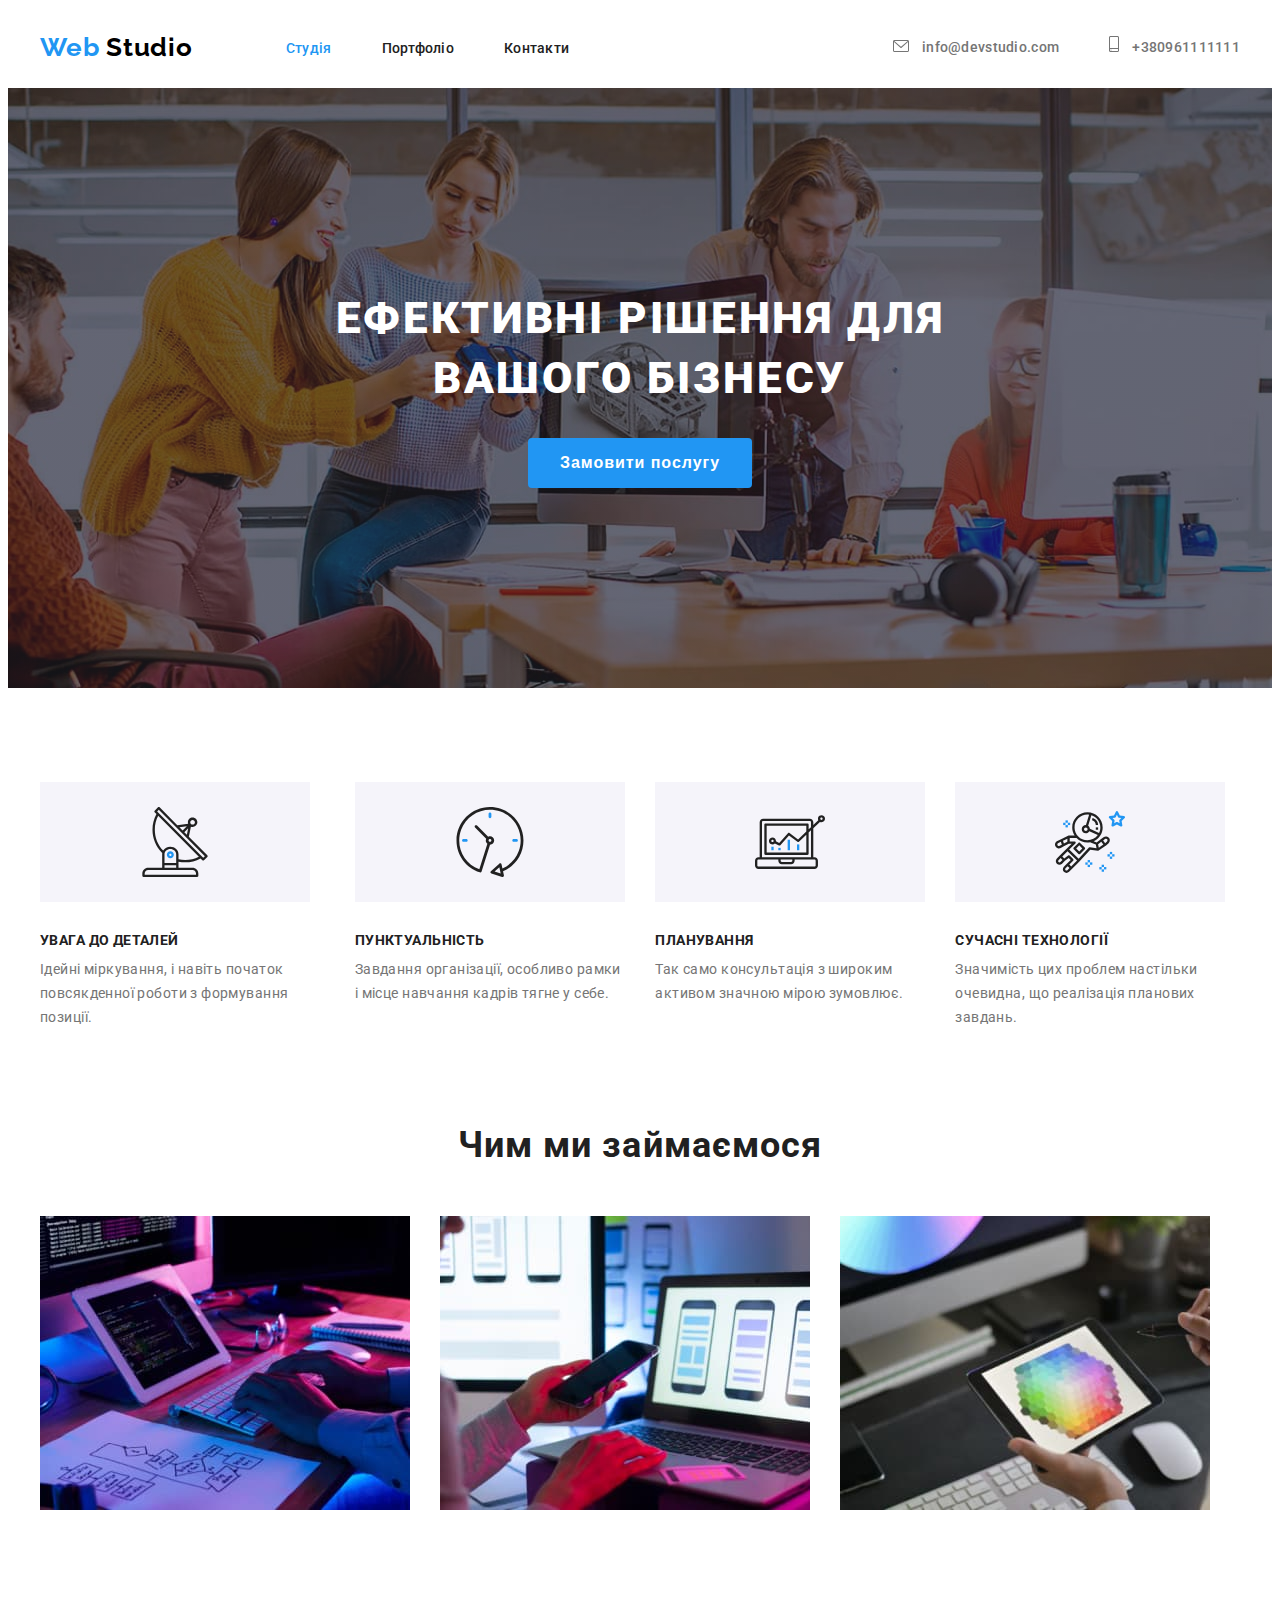
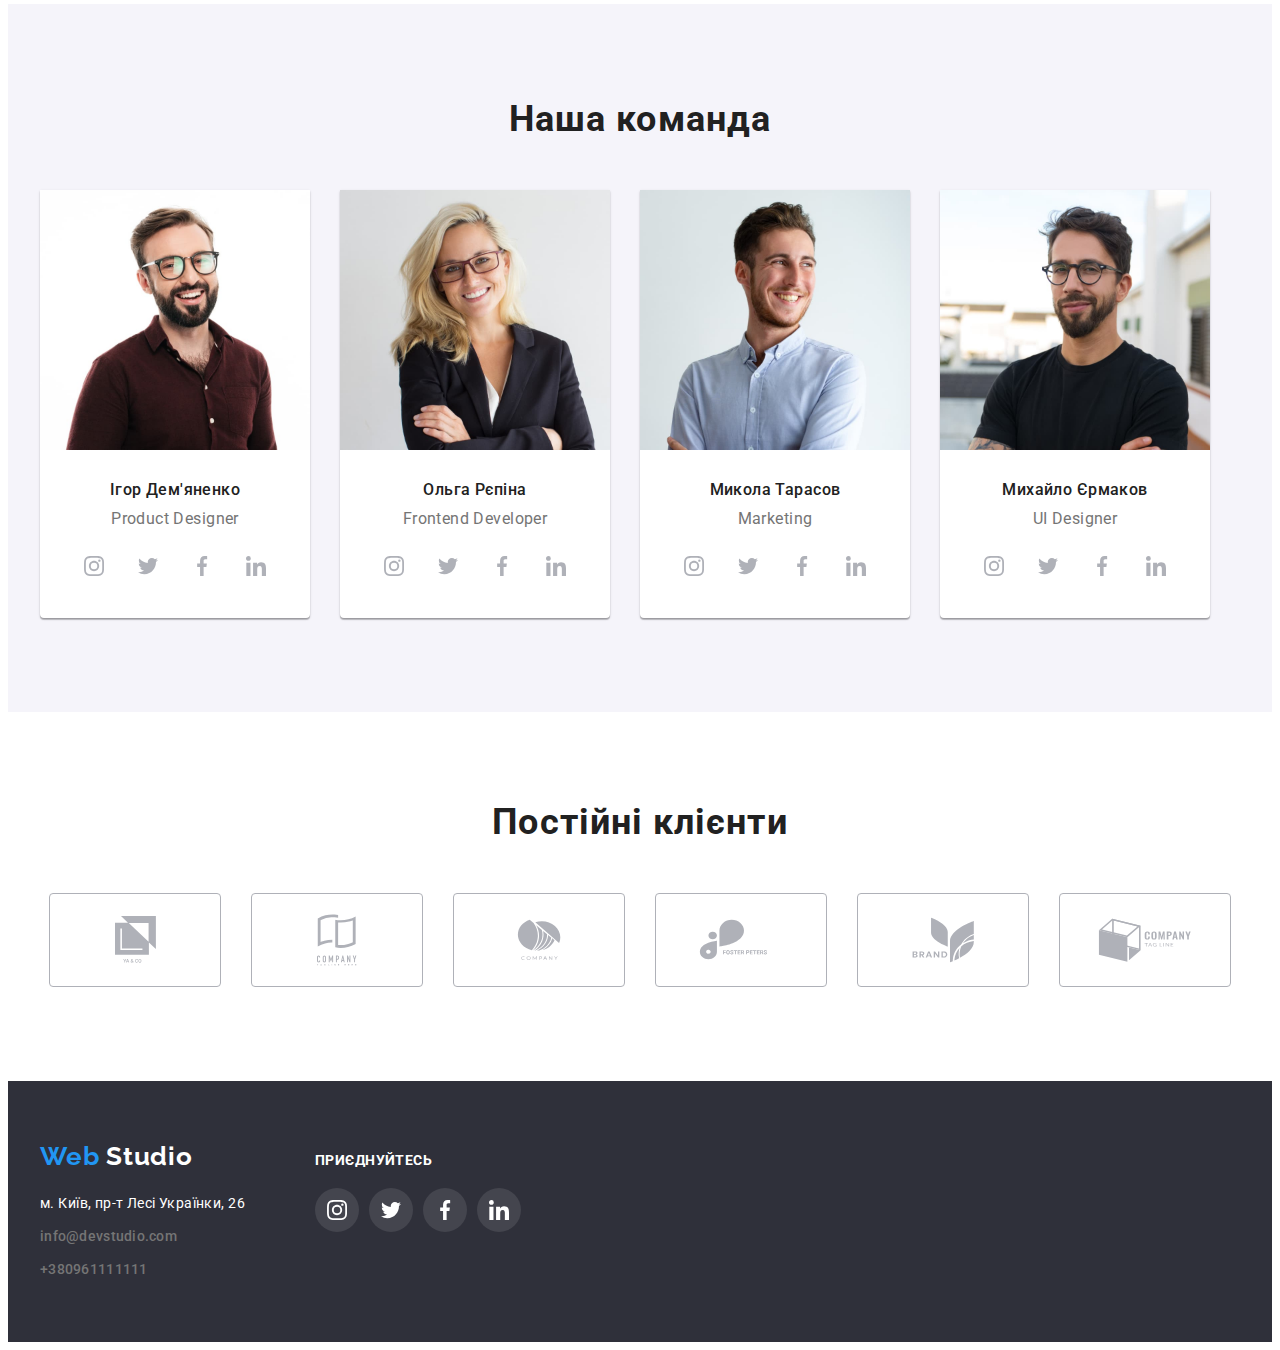
<file: index.html>
<!DOCTYPE html>
<html lang="en">
	<head>
		<meta charset="UTF-8" />
		<meta http-equiv="X-UA-Compatible" content="IE=edge" />
		<meta name="viewport" content="width=device-width, initial-scale=1.0" />
		<title>Document</title>
		<link
			rel="stylesheet"
			href="https://cdnjs.cloudflare.com/ajax/libs/modern-normalize/1.1.0/modern-normalize.min.css"
			integrity="sha512-wpPYUAdjBVSE4KJnH1VR1HeZfpl1ub8YT/NKx4PuQ5NmX2tKuGu6U/JRp5y+Y8XG2tV+wKQpNHVUX03MfMFn9Q=="
			crossorigin="anonymous"
			referrerpolicy="no-referrer"
		/>
		<link href="https://fonts.googleapis.com/css2?family=Raleway:wght@700&family=Roboto:wght@400;500;700;900&display=swap" rel="stylesheet" />
		<link rel="stylesheet" href="./css/style.css" />
	</head>

	<body>
		<header>
			<div class="container container-header">
				<a href="./index.html" class="logo-link">
					Web
					<span class="logo-first">Studio</span>
				</a>
				<nav class="nav-sect">
					<ul class="nav-list">
						<li class="nav-item"><a href="./index.html" class="nav-link current">Студія</a></li>
						<li class="nav-item"><a href="./portfolio.html" class="nav-link">Портфоліо</a></li>
						<li class="nav-item"><a href="./index.html" class="nav-link">Контакти</a></li>
					</ul>
				</nav>
				<ul class="contacts-list">
					<li class="contacts-item">
						<a href="mailto:info@devstudio.com" class="contacts-link">
							<svg class="mailto-icon" width="16" height="12">
								<use href="./images/icons.svg/icons.svg#icon-mail"></use>
							</svg>
							info@devstudio.com
						</a>
					</li>
					<li class="contacts-item">
						<a href="tel:+380961111111" class="contacts-link">
							<svg class="smartphone-icon" width="10" height="16">
								<use href="./images/icons.svg/icons.svg#smartphone"></use>
							</svg>
							+380961111111
						</a>
					</li>
				</ul>
			</div>
		</header>
		<main>
			<div class="overlay">
				<section class="hero">
					<div class="container">
						<h1 class="hero-title">Ефективні рішення для вашого бізнесу</h1>
						<button type="button" class="hero-btn">Замовити послугу</button>
					</div>
				</section>
			</div>

			<section class="rules-sect">
				<div class="container">
					<h2 class="visually-hidden">Наша робота</h2>
					<ul class="rules-list">
						<li>
							<div class="icon-container">
								<svg class="rules-icon" width="70" height="70">
									<use href="./images/icons.svg/icons.svg#icon-antenna-1"></use>
								</svg>
							</div>
							<h3 class="rules-title">Увага до деталей</h3>
							<p class="rules-text">Ідейні міркування, і навіть початок повсякденної роботи з формування позиції.</p>
						</li>
						<li>
							<div class="icon-container">
								<svg class="rules-icon" width="70" height="70">
									<use href="./images/icons.svg/icons.svg#icon-clock-1"></use>
								</svg>
							</div>
							<h3 class="rules-title">Пунктуальність</h3>
							<p class="rules-text">Завдання організації, особливо рамки і місце навчання кадрів тягне у себе.</p>
						</li>
						<li>
							<div class="icon-container">
								<svg class="rules-icon" width="70" height="70">
									<use href="./images/icons.svg/icons.svg#icon-diagram-1"></use>
								</svg>
							</div>
							<h3 class="rules-title">Планування</h3>
							<p class="rules-text">Так само консультація з широким активом значною мірою зумовлює.</p>
						</li>
						<li>
							<div class="icon-container">
								<svg class="rules-icon" width="70" height="70">
									<use href="./images/icons.svg/icons.svg#icon-astronaut-1"></use>
								</svg>
							</div>
							<h3 class="rules-title">Сучасні технології</h3>
							<p class="rules-text">Значимість цих проблем настільки очевидна, що реалізація планових завдань.</p>
						</li>
					</ul>
				</div>
			</section>

			<section class="work-section">
				<div class="container">
					<h2 class="title">Чим ми займаємося</h2>
					<ul class="work-list">
						<li class="work-item"><img src="./images/box1.jpg" alt="Процесс кодинга с помощью разных девайсов" width="370" /></li>
						<li class="work-item"><img src="./images/box2.jpg" alt="Использование телефона и ноутбука в работе" width="370" /></li>
						<li class="work-item"><img src="./images/box3.jpg" alt="Иллюстрация дизайна на планшете" width="370" /></li>
					</ul>
				</div>
			</section>

			<section class="team-section">
				<div class="container">
					<h2 class="title">Наша команда</h2>
					<ul class="team-list">
						<li class="team-item">
							<img src="./images/imagesteam/img1.jpg" alt="Участник команды мужчина в красной рубашке" width="270" />
							<div class="team-block">
								<h3 class="team-title">Ігор Дем'яненко</h3>
								<p class="team-text">Product Designer</p>
								<ul class="socials-list">
									<li>
										<a class="social-link" href="https://www.instagram.com" target="_blank" rel="noopener noreferrer" aria-label="Instagram">
											<svg class="social-icon" width="20" height="20">
												<use href="./images/icons.svg/icons.svg#icon-instagram"></use>
											</svg>
										</a>
									</li>
									<li>
										<a class="social-link" href="https://twitter.com" target="_blank" rel="noopener noreferrer" aria-label="Twitter">
											<svg class="social-icon" width="20" height="20">
												<use href="./images/icons.svg/icons.svg#icon-twitter"></use>
											</svg>
										</a>
									</li>
									<li>
										<a class="social-link" href="https://www.facebook.com" target="_blank" rel="noopener noreferrer" aria-label="Facebook">
											<svg class="social-icon" width="20" height="20">
												<use href="./images/icons.svg/icons.svg#icon-facebook"></use>
											</svg>
										</a>
									</li>
									<li>
										<a class="social-link" href="https://ua.linkedin.com" target="_blank" rel="noopener noreferrer" aria-label="Linkedin">
											<svg class="social-icon" width="20" height="20">
												<use href="./images/icons.svg/icons.svg#icon-linkedin"></use>
											</svg>
										</a>
									</li>
								</ul>
							</div>
						</li>

						<li class="team-item">
							<img src="./images/imagesteam/img2.jpg" alt="Участник команды девушка в пиджаке" width="270" />
							<div class="team-block">
								<h3 class="team-title">Ольга Рєпіна</h3>
								<p class="team-text">Frontend Developer</p>
								<ul class="socials-list">
									<li>
										<a class="social-link" href="https://www.instagram.com" target="_blank" rel="noopener noreferrer" aria-label="Instagram">
											<svg class="social-icon" width="20" height="20">
												<use href="./images/icons.svg/icons.svg#icon-instagram"></use>
											</svg>
										</a>
									</li>
									<li>
										<a class="social-link" href="https://twitter.com" target="_blank" rel="noopener noreferrer" aria-label="Twitter">
											<svg class="social-icon" width="20" height="20">
												<use href="./images/icons.svg/icons.svg#icon-twitter"></use>
											</svg>
										</a>
									</li>
									<li>
										<a class="social-link" href="https://www.facebook.com" target="_blank" rel="noopener noreferrer" aria-label="Facebook">
											<svg class="social-icon" width="20" height="20">
												<use href="./images/icons.svg/icons.svg#icon-facebook"></use>
											</svg>
										</a>
									</li>
									<li>
										<a class="social-link" href="https://ua.linkedin.com" target="_blank" rel="noopener noreferrer" aria-label="Linkedin">
											<svg class="social-icon" width="20" height="20">
												<use href="./images/icons.svg/icons.svg#icon-linkedin"></use>
											</svg>
										</a>
									</li>
								</ul>
							</div>
						</li>
						<li class="team-item">
							<img src="./images/imagesteam/img3.jpg" alt="Участник команды мужчина в синей рубашке" width="270" />
							<div class="team-block">
								<h3 class="team-title">Микола Тарасов</h3>
								<p class="team-text">Marketing</p>
								<ul class="socials-list">
									<li>
										<a class="social-link" href="https://www.instagram.com" target="_blank" rel="noopener noreferrer" aria-label="Instagram">
											<svg class="social-icon" width="20" height="20">
												<use href="./images/icons.svg/icons.svg#icon-instagram"></use>
											</svg>
										</a>
									</li>
									<li>
										<a class="social-link" href="https://twitter.com" target="_blank" rel="noopener noreferrer" aria-label="Twitter">
											<svg class="social-icon" width="20" height="20">
												<use href="./images/icons.svg/icons.svg#icon-twitter"></use>
											</svg>
										</a>
									</li>
									<li>
										<a class="social-link" href="https://www.facebook.com" target="_blank" rel="noopener noreferrer" aria-label="Facebook">
											<svg class="social-icon" width="20" height="20">
												<use href="./images/icons.svg/icons.svg#icon-facebook"></use>
											</svg>
										</a>
									</li>
									<li>
										<a class="social-link" href="https://ua.linkedin.com" target="_blank" rel="noopener noreferrer" aria-label="Linkedin">
											<svg class="social-icon" width="20" height="20">
												<use href="./images/icons.svg/icons.svg#icon-linkedin"></use>
											</svg>
										</a>
									</li>
								</ul>
							</div>
						</li>
						<li class="team-item">
							<img src="./images/imagesteam/img4.jpg" alt="Участник команды мужчина в чёрной футболке" width="270" />
							<div class="team-block">
								<h3 class="team-title">Михайло Єрмаков</h3>
								<p class="team-text">UI Designer</p>
								<ul class="socials-list">
									<li>
										<a class="social-link" href="https://www.instagram.com" target="_blank" rel="noopener noreferrer" aria-label="Instagram">
											<svg class="social-icon" width="20" height="20">
												<use href="./images/icons.svg/icons.svg#icon-instagram"></use>
											</svg>
										</a>
									</li>
									<li>
										<a class="social-link" href="https://twitter.com" target="_blank" rel="noopener noreferrer" aria-label="Twitter">
											<svg class="social-icon" width="20" height="20">
												<use href="./images/icons.svg/icons.svg#icon-twitter"></use>
											</svg>
										</a>
									</li>
									<li>
										<a class="social-link" href="https://www.facebook.com" target="_blank" rel="noopener noreferrer" aria-label="Facebook">
											<svg class="social-icon" width="20" height="20">
												<use href="./images/icons.svg/icons.svg#icon-facebook"></use>
											</svg>
										</a>
									</li>
									<li>
										<a class="social-link" href="https://ua.linkedin.com" target="_blank" rel="noopener noreferrer" aria-label="Linkedin">
											<svg class="social-icon" width="20" height="20">
												<use href="./images/icons.svg/icons.svg#icon-linkedin"></use>
											</svg>
										</a>
									</li>
								</ul>
							</div>
						</li>
					</ul>
				</div>
			</section>
			<section class="clients-sect">
				<div class="container">
					<h2 class="title">Постійні клієнти</h2>
					<ul class="company-list">
						<li>
							<a class="company-link" href="https://twitter.com" target="_blank" rel="noopener noreferrer">
								<svg class="company-icon" width="41" height="47">
									<use href="./images/icons.svg/icons.svg#icon-group1"></use>
								</svg>
							</a>
						</li>
						<li>
							<a class="company-link" href="https://twitter.com" target="_blank" rel="noopener noreferrer">
								<svg class="company-icon" width="40" height="52">
									<use href="./images/icons.svg/icons.svg#icon-group2"></use>
								</svg>
							</a>
						</li>
						<li>
							<a class="company-link" href="https://twitter.com" target="_blank" rel="noopener noreferrer">
								<svg class="company-icon" width="44" height="41">
									<use href="./images/icons.svg/icons.svg#icon-group3"></use>
								</svg>
							</a>
						</li>
						<li>
							<a class="company-link" href="https://twitter.com" target="_blank" rel="noopener noreferrer">
								<svg class="company-icon" width="85" height="41">
									<use href="./images/icons.svg/icons.svg#icon-group4"></use>
								</svg>
							</a>
						</li>
						<li>
							<a class="company-link" href="https://twitter.com" target="_blank" rel="noopener noreferrer">
								<svg class="company-icon" width="63" height="46">
									<use href="./images/icons.svg/icons.svg#icon-group5"></use>
								</svg>
							</a>
						</li>
						<li>
							<a class="company-link" href="https://twitter.com" target="_blank" rel="noopener noreferrer">
								<svg class="company-icon" width="94" height="44">
									<use href="./images/icons.svg/icons.svg#icon-group6"></use>
								</svg>
							</a>
						</li>
					</ul>
				</div>
			</section>
		</main>
		<footer class="footer">
			<div class="container stylefooter-block">
				<div class="info-block">
					<a href="./index.html" class="footer-logo">
						Web
						<span class="logo-second">Studio</span>
					</a>

					<address>
						<ul class="address-list">
							<li class="address-item">
								<a href="https://goo.gl/maps/oQ1zAfRvta3EiJCr7" target="_blank" rel="noopener, nofollow" class="address-link">
									м. Київ, пр-т Лесі Українки, 26
								</a>
							</li>
							<li class="address-item">
								<a href="mailto:info@devstudio.com" class="contacts-link">info@devstudio.com</a>
							</li>
							<li class="address-item"><a href="tel:+380961111111" class="contacts-link">+380961111111</a></li>
						</ul>
					</address>
				</div>
				<div class="company-block">
					<h3 class="company-title">Приєднуйтесь</h3>
					<ul class="company-soc-list">
						<li>
							<a class="company-soc-link" href="https://www.instagram.com" target="_blank" rel="noopener noreferrer" aria-label="Instagram">
								<svg class="company-soc-icon" width="20" height="20">
									<use href="./images/icons.svg/icons.svg#icon-instagram"></use>
								</svg>
							</a>
						</li>
						<li>
							<a class="company-soc-link" href="https://twitter.com" target="_blank" rel="noopener noreferrer" aria-label="Twitter">
								<svg class="company-soc-icon" width="20" height="20">
									<use href="./images/icons.svg/icons.svg#icon-twitter"></use>
								</svg>
							</a>
						</li>
						<li>
							<a class="company-soc-link" href="https://www.facebook.com" target="_blank" rel="noopener noreferrer" aria-label="Facebook">
								<svg class="company-soc-icon" width="20" height="20">
									<use href="./images/icons.svg/icons.svg#icon-facebook"></use>
								</svg>
							</a>
						</li>
						<li>
							<a class="company-soc-link" href="https://ua.linkedin.com" target="_blank" rel="noopener noreferrer" aria-label="Linkedin">
								<svg class="company-soc-icon" width="20" height="20">
									<use href="./images/icons.svg/icons.svg#icon-linkedin"></use>
								</svg>
							</a>
						</li>
					</ul>
				</div>
			</div>
		</footer>
	</body>
</html>
</file>
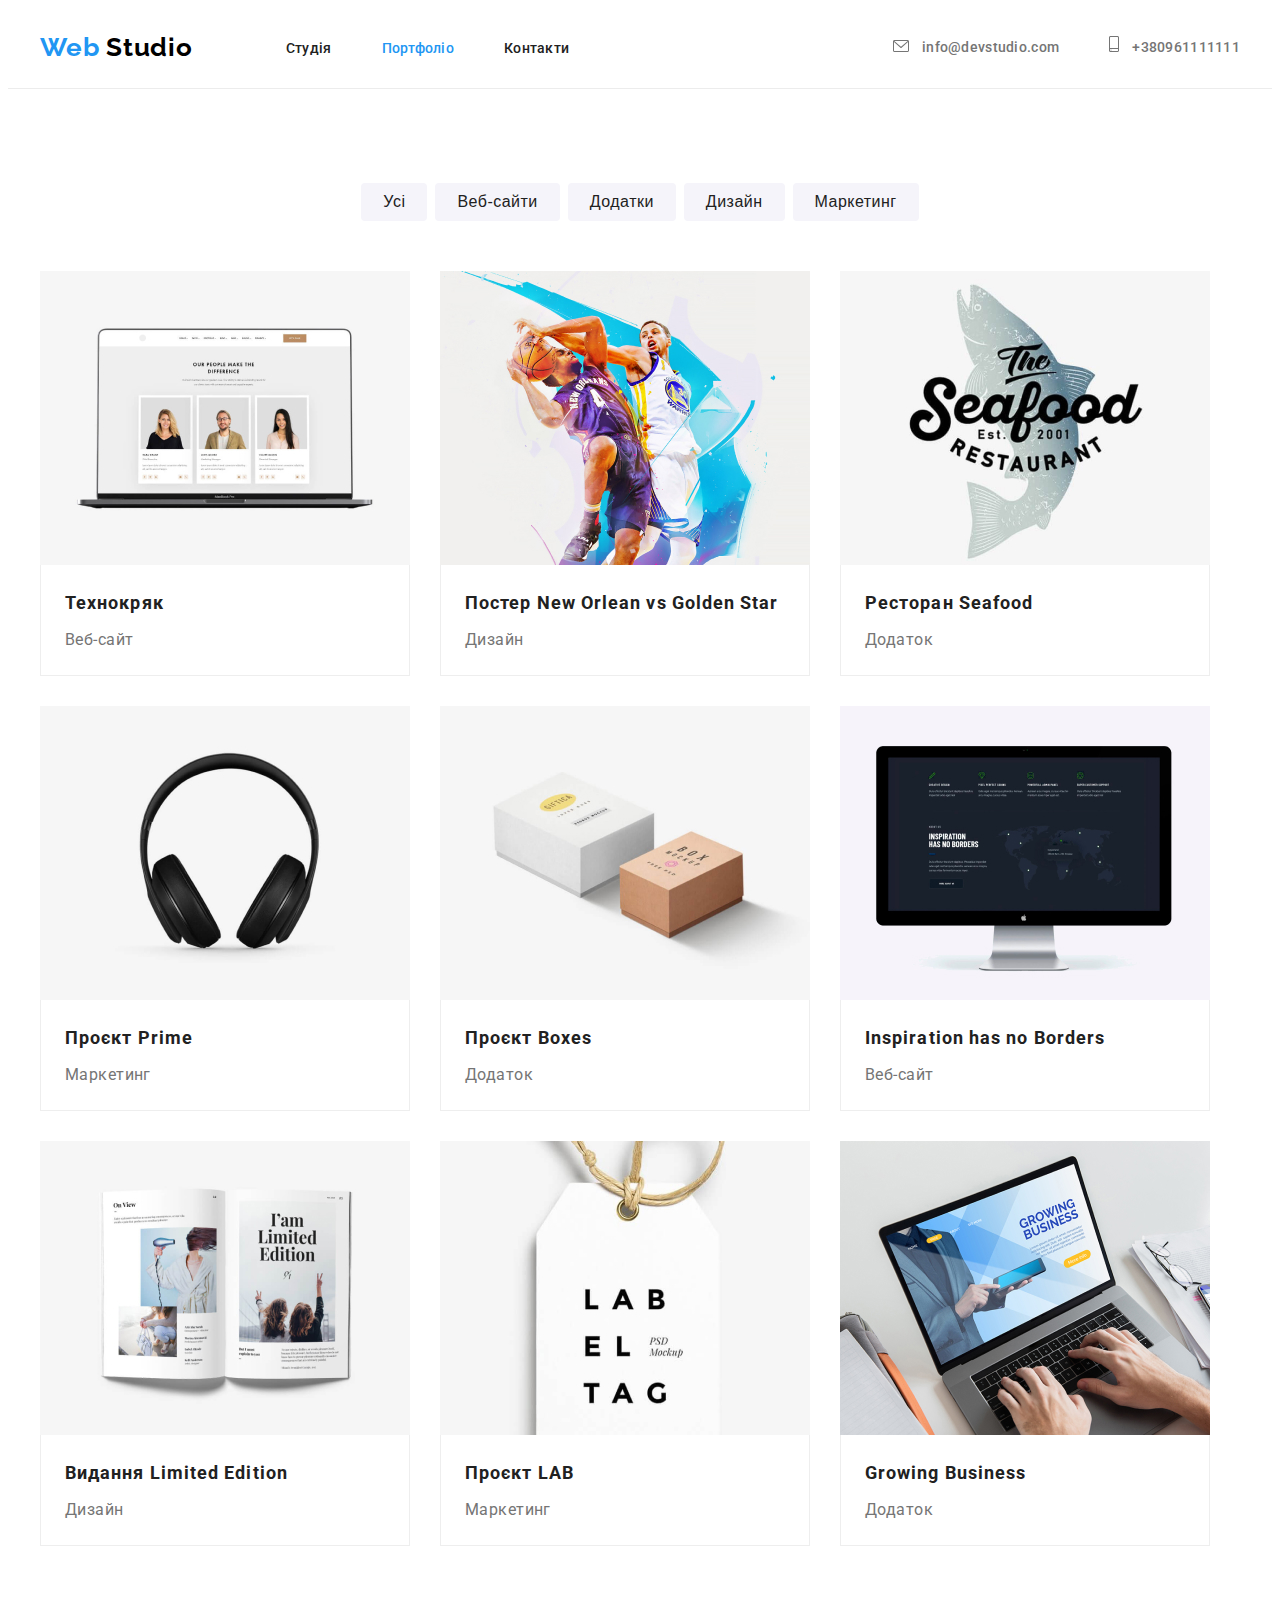
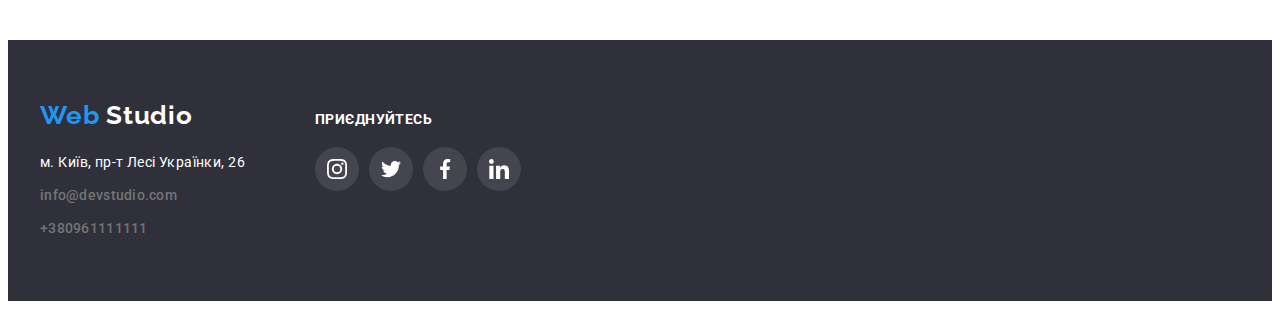
<file: portfolio.html>
<!DOCTYPE html>
<html lang="en">
	<head>
		<meta charset="UTF-8" />
		<meta http-equiv="X-UA-Compatible" content="IE=edge" />
		<meta name="viewport" content="width=device-width, initial-scale=1.0" />
		<link rel="preconnect" href="https://fonts.googleapis.com" />
		<link rel="preconnect" href="https://fonts.gstatic.com" crossorigin />
		<title>Document</title>
		<link
			rel="stylesheet"
			href="https://cdnjs.cloudflare.com/ajax/libs/modern-normalize/1.1.0/modern-normalize.min.css"
			integrity="sha512-wpPYUAdjBVSE4KJnH1VR1HeZfpl1ub8YT/NKx4PuQ5NmX2tKuGu6U/JRp5y+Y8XG2tV+wKQpNHVUX03MfMFn9Q=="
			crossorigin="anonymous"
			referrerpolicy="no-referrer"
		/>
		<link href="https://fonts.googleapis.com/css2?family=Raleway:wght@700&family=Roboto:wght@400;500;700;900&display=swap" rel="stylesheet" />
		<link rel="stylesheet" href="./css/style.css" />
	</head>
	<body>
		<header class="header-portfolio">
			<div class="container container-header">
				<a href="./index.html" class="logo-link">
					Web
					<span class="logo-first">Studio</span>
				</a>
				<nav class="nav-sect">
					<ul class="nav-list">
						<li class="nav-item"><a href="./index.html" class="nav-link">Студія</a></li>
						<li class="nav-item"><a href="./portfolio.html" class="nav-link current">Портфоліо</a></li>
						<li class="nav-item"><a href="./index.html" class="nav-link">Контакти</a></li>
					</ul>
				</nav>
				<ul class="contacts-list">
					<li class="contacts-item">
						<a href="mailto:info@devstudio.com" class="contacts-link">
							<svg class="mailto-icon" width="16" height="12">
								<use href="./images/icons.svg/icons.svg#icon-mail"></use>
							</svg>
							info@devstudio.com
						</a>
					</li>
					<li class="contacts-item">
						<a href="tel:+380961111111" class="contacts-link">
							<svg class="smartphone-icon" width="10" height="16">
								<use href="./images/icons.svg/icons.svg#smartphone"></use>
							</svg>
							+380961111111
						</a>
					</li>
				</ul>
			</div>
		</header>
		<main>
			<section class="main-sect">
				<div class="container">
					<h1 class="visually-hidden">Наші проекти</h1>
					<ul class="nav-projects-list">
						<li><button type="button" class="nav-projects-btn">Усі</button></li>
						<li>
							<button type="button" class="nav-projects-btn">Веб-сайти</button>
						</li>
						<li>
							<button type="button" class="nav-projects-btn">Додатки</button>
						</li>
						<li>
							<button type="button" class="nav-projects-btn">Дизайн</button>
						</li>
						<li>
							<button type="button" class="nav-projects-btn">Маркетинг</button>
						</li>
					</ul>
					<ul class="projects-list">
						<li class="projects-item">
							<a href="./portfolio.html" class="projects-link link">
								<img src="./images/portfolio/img1.jpg" alt="Екран с нашей командой" width="370" />
								<div class="projects-block">
									<h2 class="projects-title">Технокряк</h2>
									<p class="projects-text">Веб-сайт</p>
								</div>
							</a>
						</li>
						<li class="projects-item">
							<a href="./portfolio.html" class="projects-link link">
								<img src="./images/portfolio/img2.jpg" alt="Игра в баскетбол" width="370" />
								<div class="projects-block">
									<h2 class="projects-title">Постер New Orlean vs Golden Star</h2>
									<p class="projects-text">Дизайн</p>
								</div>
							</a>
						</li>
						<li class="projects-item">
							<a href="./portfolio.html" class="projects-link link">
								<img src="./images/portfolio/img3.jpg" alt="Логотип ресторана seafood" width="370" />
								<div class="projects-block">
									<h2 class="projects-title">Ресторан Seafood</h2>
									<p class="projects-text">Додаток</p>
								</div>
							</a>
						</li>
						<li class="projects-item">
							<a href="./portfolio.html" class="projects-link link">
								<img src="./images/portfolio/img4.jpg" alt="Наушники" width="370" />
								<div class="projects-block">
									<h2 class="projects-title">Проєкт Prime</h2>
									<p class="projects-text">Маркетинг</p>
								</div>
							</a>
						</li>
						<li class="projects-item">
							<a href="./portfolio.html" class="projects-link link">
								<img src="./images/portfolio/img5.jpg" alt="Две коробки" width="370" />
								<div class="projects-block">
									<h2 class="projects-title">Проєкт Boxes</h2>
									<p class="projects-text">Додаток</p>
								</div>
							</a>
						</li>
						<li class="projects-item">
							<a href="./portfolio.html" class="projects-link link">
								<img src="./images/portfolio/img6.jpg" alt="Екран с картой мира" width="370" />
								<div class="projects-block">
									<h2 class="projects-title">Inspiration has no Borders</h2>
									<p class="projects-text">Веб-сайт</p>
								</div>
							</a>
						</li>
						<li class="projects-item">
							<a href="./portfolio.html" class="projects-link link">
								<img src="./images/portfolio/img7.jpg" alt="Книга с темой индивидуальности" width="370" />
								<div class="projects-block">
									<h2 class="projects-title">Видання Limited Edition</h2>
									<p class="projects-text">Дизайн</p>
								</div>
							</a>
						</li>
						<li class="projects-item">
							<a href="./portfolio.html" class="projects-link link">
								<img src="./images/portfolio/img8.jpg" alt="Логотип компании на бумажном изделии" width="370" />
								<div class="projects-block">
									<h2 class="projects-title">Проєкт LAB</h2>
									<p class="projects-text">Маркетинг</p>
								</div>
							</a>
						</li>
						<li class="projects-item">
							<a href="./portfolio.html" class="projects-link link">
								<img src="./images/portfolio/img9.jpg" alt="Ноутбук с изображением сайта" width="370" />
								<div class="projects-block">
									<h2 class="projects-title">Growing Business</h2>
									<p class="projects-text">Додаток</p>
								</div>
							</a>
						</li>
					</ul>
				</div>
			</section>
		</main>
		<footer class="footer">
			<div class="container stylefooter-block">
				<div class="info-block">
					<a href="./index.html" class="footer-logo">
						Web
						<span class="logo-second">Studio</span>
					</a>

					<address>
						<ul class="address-list">
							<li class="address-item">
								<a href="https://goo.gl/maps/oQ1zAfRvta3EiJCr7" target="_blank" rel="noopener, nofollow" class="address-link">
									м. Київ, пр-т Лесі Українки, 26
								</a>
							</li>
							<li class="address-item">
								<a href="mailto:info@devstudio.com" class="contacts-link">info@devstudio.com</a>
							</li>
							<li class="address-item"><a href="tel:+380961111111" class="contacts-link">+380961111111</a></li>
						</ul>
					</address>
				</div>
				<div class="company-block">
					<h3 class="company-title">Приєднуйтесь</h3>
					<ul class="company-soc-list">
						<li>
							<a class="company-soc-link" href="https://www.instagram.com" target="_blank" rel="noopener noreferrer" aria-label="Instagram">
								<svg class="company-soc-icon" width="20" height="20">
									<use href="./images/icons.svg/icons.svg#icon-instagram"></use>
								</svg>
							</a>
						</li>
						<li>
							<a class="company-soc-link" href="https://twitter.com" target="_blank" rel="noopener noreferrer" aria-label="Twitter">
								<svg class="company-soc-icon" width="20" height="20">
									<use href="./images/icons.svg/icons.svg#icon-twitter"></use>
								</svg>
							</a>
						</li>
						<li>
							<a class="company-soc-link" href="https://www.facebook.com" target="_blank" rel="noopener noreferrer" aria-label="Facebook">
								<svg class="company-soc-icon" width="20" height="20">
									<use href="./images/icons.svg/icons.svg#icon-facebook"></use>
								</svg>
							</a>
						</li>
						<li>
							<a class="company-soc-link" href="https://ua.linkedin.com" target="_blank" rel="noopener noreferrer" aria-label="Linkedin">
								<svg class="company-soc-icon" width="20" height="20">
									<use href="./images/icons.svg/icons.svg#icon-linkedin"></use>
								</svg>
							</a>
						</li>
					</ul>
				</div>
			</div>
		</footer>
	</body>
</html>
</file>
<file: css/style.css>
:root {
	--main-color: #212121;
	--second-color: #757575;
	--light-color: #ffffff;
	--accent-color: #2196f3;
}

body {
	font-family: "Roboto";
	font-size: 14px;
	color: var(--second-color);
	letter-spacing: 0.03em;
}

h1,
h2,
h3,
h4,
h5,
h6,
p {
	margin: 0;
}

ul {
	list-style: none;
	padding-left: 0;
	margin: 0;
}

img {
	display: block;
	max-width: 100%;
	height: auto;
}

.link {
	text-decoration: none;
}

.container {
	width: 1200px;
	padding-left: 15px;
	padding-right: 15px;
	margin: 0 auto;
}

/* Наш хедер */

.container-header {
	display: flex;
	text-align: center;
	align-items: center;
}

.logo-link {
	font-family: "Raleway";
	font-weight: 700;
	font-size: 26px;
	line-height: calc(31 / 26);
	color: var(--accent-color);
	letter-spacing: 0.03em;
	text-decoration: none;
	padding-top: 24px;
	padding-bottom: 25px;
}

.logo-first {
	color: #000000;
}

.nav-list {
	list-style: none;
	display: flex;
	gap: 50px;
}

.nav-link {
	font-weight: 500;
	line-height: calc(16 / 14);
	letter-spacing: 0.02em;
	color: var(--main-color);
	text-decoration: none;
	padding-top: 32px;
	padding-bottom: 32px;
}

.current {
	color: var(--accent-color);
}

.nav-link:focus,
.nav-link:hover,
.contacts-link:focus,
.contacts-link:hover {
	color: var(--accent-color);
}

.nav-sect {
	margin-left: 93px;
}

.contacts-list {
	list-style: none;
	display: flex;
	margin-left: auto;
	gap: 50px;
}

.contacts-item {
	display: flex;
	align-items: center;
	gap: 10px;
}

.contacts-link {
	font-weight: 500;
	line-height: 1.14;
	letter-spacing: 0.02em;
	text-decoration: none;
	color: var(--second-color);
	line-height: 1.71;
}

.mailto-icon {
	fill: currentColor;
	margin-right: 10px;
}

.mailto-icon:hover,
.mailto-icon:focus {
	fill: #188ce8;
}

.smartphone-icon {
	fill: currentColor;
	margin-right: 10px;
}

.smartphone-icon:hover,
.smartphone-icon:focus {
	fill: #188ce8;
}

/* Страница герой */

.hero {
	background-color: #2f303a;
	padding: 200px 0;
	background-image: linear-gradient(rgba(47, 48, 58, 0.4), rgba(47, 48, 58, 0.4)), url(../images/imagesteam/imgheader.jpg);

	background-repeat: no-repeat;
	background-position: center;
	background-size: cover;
	max-width: 1600px;
	max-height: 600px;
	margin-left: auto;
	margin-right: auto;
}

.hero-title {
	font-weight: 900;
	font-size: 44px;
	line-height: calc(60 / 44);
	text-align: center;
	letter-spacing: 0.06em;
	text-transform: uppercase;
	color: var(--light-color);
	display: block;
	width: 696px;
	margin-left: auto;
	margin-right: auto;
}

.hero-btn .rules-list {
	list-style: none;
}

.hero-btn {
	font-weight: 700;
	font-size: 16px;
	line-height: calc(30 / 16);
	text-align: center;
	display: block;
	align-items: center;
	letter-spacing: 0.06em;
	color: var(--light-color);
	background-color: var(--accent-color);
	cursor: pointer;
	margin-left: auto;
	margin-right: auto;
	margin-top: 30px;
	padding: 10px 32px;
	border-radius: 4px;
	border: none;
}

.hero-btn:hover,
.hero-btn:focus {
	background-color: #188ce8;
}

/* Наша работа, основные принципы */

.rules-sect {
	padding: 94px 0;
}

.visually-hidden {
	position: absolute;
	width: 1px;
	height: 1px;
	margin: -1px;
	border: 0;
	padding: 0;
	white-space: nowrap;
	clip-path: inset(100%);
	clip: rect(0 0 0 0);
	overflow: hidden;
}

.rules-title {
	font-weight: 700;
	line-height: calc(16 / 14);
	letter-spacing: 0.03em;
	text-transform: uppercase;
	color: var(--main-color);
	margin-bottom: 10px;
	font-size: 14px;
}

.rules-text {
	line-height: 1.71;
}

.rules-list {
	list-style: none;
	display: flex;
	gap: 30px;
}

.icon-container {
	width: 270px;
	height: 120px;
	background-color: #f5f4fa;
	margin-bottom: 30px;
}

.rules-icon {
	margin: 25px 100px;
}

/* Чем мы занимаемся */

.work-section {
	padding-bottom: 94px;
}

.title {
	font-weight: 700;
	font-size: 36px;
	line-height: calc(42 / 36);
	text-align: center;
	letter-spacing: 0.03em;
	color: var(--main-color);
}

.work-list {
	list-style: none;
	display: flex;
	gap: 30px;
	margin-top: 50px;
}
.work-item {
	width: 370px;
}

/* Наша команда */

.team-list {
	list-style: none;
	display: flex;
	margin-top: 50px;
	gap: 30px;
}

.team-item {
	background: #ffffff;
	box-shadow: 0px 1px 3px rgba(0, 0, 0, 0.12), 0px 1px 1px rgba(0, 0, 0, 0.14), 0px 2px 1px rgba(0, 0, 0, 0.2);
	border-radius: 0px 0px 4px 4px;
}

.team-block {
	padding: 30px 0;
}

.team-title {
	font-weight: 500;
	font-size: 16px;
	line-height: calc(19 / 16);
	text-align: center;
	color: var(--main-color);
}

.team-text {
	font-size: 16px;
	line-height: calc(19 / 16);
	text-align: center;
	margin-top: 10px;
}

.team-section {
	background-color: #f5f4fa;
	padding-top: 94px;
	padding-bottom: 94px;
}

/* Иконки команды */

.socials-list {
	display: flex;
	gap: 10px;
	justify-content: center;
	margin-top: 16px;
}

.social-link {
	width: 44px;
	height: 44px;
	display: flex;
	justify-content: center;
	align-items: center;
	color: #afb1b8;
	border-radius: 50%;
}

.social-icon {
	fill: currentColor;
}

.social-link:hover,
.social-link:focus {
	background-color: #2196f3;
	color: var(--light-color);
}

/* Секция компании  */

.clients-sect {
	padding-top: 89px;
	padding-bottom: 94px;
}

.company-list {
	gap: 30px;
	display: flex;
	justify-content: center;
	margin-top: 50px;
}

.company-link {
	width: 170px;
	height: 92px;
	display: flex;
	justify-content: center;
	align-items: center;
	border: 1px solid #afb1b8;
	color: #afb1b8;
	border-radius: 4px;
}

.company-icon {
	fill: currentColor;
}

.company-link:hover,
.company-link:focus {
	border: 1px solid #2196f3;
	color: #2196f3;
}

.address-list {
	list-style: none;
}

.address-item {
	margin-bottom: 9px;
}

.address-item:last-child {
	margin-bottom: 0px;
}

.address-link {
	text-decoration: none;
	color: var(--light-color);
	line-height: 1.71;
}

.logo-second {
	color: var(--light-color);
}

.footer {
	background-color: #2f303a;
	padding-top: 60px;
	padding-bottom: 60px;
}

.footer-logo {
	font-family: "Raleway";
	font-weight: 700;
	font-size: 26px;
	line-height: calc(31 / 26);
	color: var(--accent-color);
	letter-spacing: 0.03em;
	text-decoration: none;
}

address {
	font-style: normal;
	margin-top: 20px;
}

.info-block {
}

.company-block {
	margin-left: 70px;
}

.stylefooter-block {
	display: flex;
	align-items: baseline;
}

.company-title {
	font-weight: 700;
	font-size: 14px;
	line-height: 16px;
	color: var(--light-color);
	text-transform: uppercase;
	margin-bottom: 20px;
}

.company-soc-list {
	display: flex;
	gap: 10px;
	justify-content: center;
	margin-top: 16px;
}

.company-soc-link {
	width: 44px;
	height: 44px;
	display: flex;
	justify-content: center;
	align-items: center;
	background-color: rgba(255, 255, 255, 0.1);
	border-radius: 50%;
}

.company-soc-icon {
	fill: var(--light-color);
}

.company-soc-link:hover,
.company-soc-link:focus {
	background-color: #2196f3;
	border-radius: 50%;
}

/* ПОРТФОЛИО СТИЛИ */

.header-portfolio {
	border-bottom: 1px solid #ececec;
}

.main-sect {
	padding: 94px 0;
}

.nav-projects-list {
	list-style: none;
	display: flex;
	margin-bottom: 50px;
	gap: 8px;
	justify-content: center;
}

.nav-projects-btn {
	font-weight: 500;
	font-size: 16px;
	line-height: calc(26 / 16);
	text-align: center;
	letter-spacing: 0.03em;
	color: var(--main-color);
	background-color: #f5f4fa;
	cursor: pointer;
	border: none;
	border-radius: 4px;
	padding: 6px 22px;
}

.nav-projects-btn:hover,
.nav-projects-btn:focus {
	background-color: var(--accent-color);
	color: var(--light-color);
	box-shadow: 0px 3px 1px rgba(0, 0, 0, 0.1), 0px 1px 2px rgba(0, 0, 0, 0.08), 0px 2px 2px rgba(0, 0, 0, 0.12);
	border-radius: 4px;
}

.projects-list {
	list-style: none;
	display: flex;
	flex-wrap: wrap;
}

.projects-link:hover,
.projects-link:focus {
	display: block;
	box-shadow: 0px 1px 1px rgba(0, 0, 0, 0.12), 0px 4px 4px rgba(0, 0, 0, 0.06), 1px 4px 6px rgba(0, 0, 0, 0.16);
}

.projects-item {
	width: 370px;
	margin-right: 30px;
	margin-bottom: 30px;
}

.projects-block {
	padding: 20px 24px;
	border-bottom: 1px solid #eeeeee;
	border-left: 1px solid #eeeeee;
	border-right: 1px solid #eeeeee;
}

.projects-item:nth-child(3n) {
	margin-right: 0px;
}

.projects-item:nth-last-child(-n + 3) {
	margin-bottom: 0px;
}

.projects-title {
	font-weight: 700;
	font-size: 18px;
	line-height: calc(36 / 18);
	letter-spacing: 0.06em;
	color: var(--main-color);
	margin-bottom: 4px;
}

.projects-text {
	font-size: 16px;
	line-height: calc(30 / 16);
	color: var(--second-color);
}
</file>
